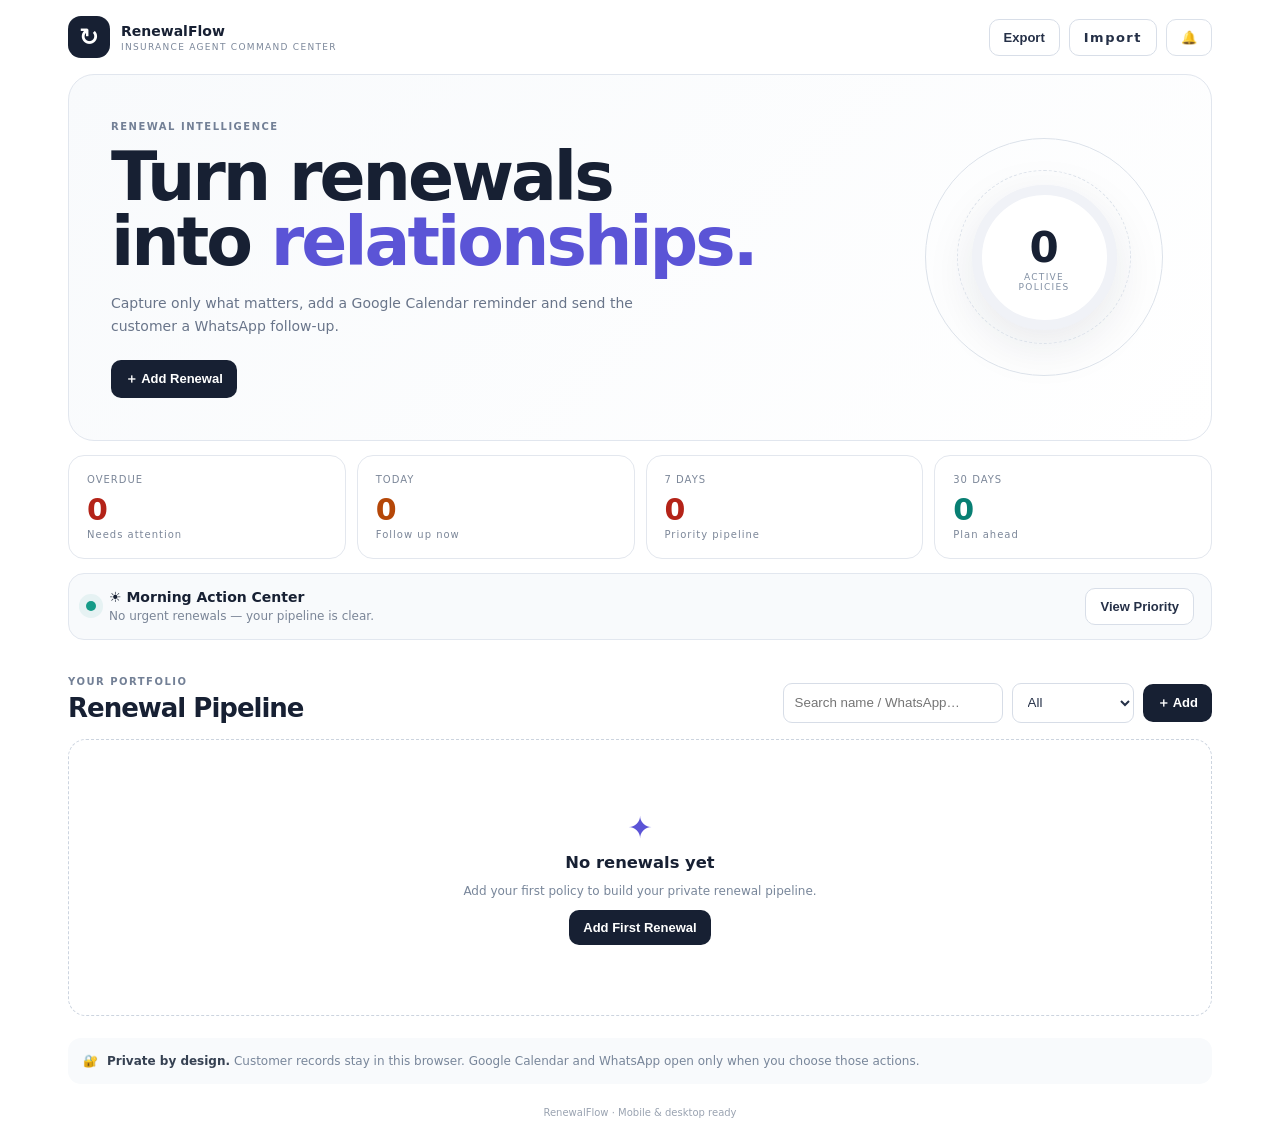
<file: index.html>
<!doctype html>
<html lang="en">
<head>
<meta charset="utf-8"><meta name="viewport" content="width=device-width,initial-scale=1,viewport-fit=cover">
<meta name="theme-color" content="#ffffff"><meta name="description" content="RenewalFlow — simple insurance renewal reminders.">
<title>RenewalFlow — Insurance Agent</title><link rel="stylesheet" href="style.css">
</head>
<body>
<div id="app" class="app">
<header class="top"><div class="brand"><div class="logo">↻</div><div><b>RenewalFlow</b><small>Insurance Agent Command Center</small></div></div><div class="top-actions"><button class="secondary" id="backup">Export</button><label class="secondary import">Import<input id="import" type="file" accept=".json"></label><button id="bell" class="icon-btn" title="Enable browser notifications" aria-label="Enable browser notifications">🔔</button></div></header>
<section class="hero"><div><label>RENEWAL INTELLIGENCE</label><h1>Turn renewals<br>into <em>relationships.</em></h1><p>Capture only what matters, add a Google Calendar reminder and send the customer a WhatsApp follow-up.</p><div class="actions"><button class="primary" id="add">＋ Add Renewal</button></div></div><div class="visual"><div class="orb"><strong id="heroTotal">0</strong><span>ACTIVE<br>POLICIES</span></div></div></section>
<section class="stats"><article><span>OVERDUE</span><b id="overdue">0</b><small>Needs attention</small></article><article class="amber"><span>TODAY</span><b id="today">0</b><small>Follow up now</small></article><article><span>7 DAYS</span><b id="seven">0</b><small>Priority pipeline</small></article><article class="teal"><span>30 DAYS</span><b id="thirty">0</b><small>Plan ahead</small></article></section>
<section class="morning"><i></i><div><b>☀ Morning Action Center</b><p id="morning">Your daily renewal queue will appear here.</p></div><button id="priority" class="secondary">View Priority</button></section>
<section class="bar"><div><label>YOUR PORTFOLIO</label><h2>Renewal Pipeline</h2></div><div class="filters"><input id="search" placeholder="Search name / WhatsApp…"><select id="filter"><option value="all">All</option><option value="overdue">Overdue</option><option value="today">Today</option><option value="7">Next 7 days</option><option value="30">Next 30 days</option></select><button class="primary" id="add2">＋ Add</button></div></section>
<section id="list"></section><section id="empty" class="empty"><div>✦</div><h3>No renewals yet</h3><p>Add your first policy to build your private renewal pipeline.</p><button class="primary" id="add3">Add First Renewal</button></section>
<section class="note">🔐 <span><b>Private by design.</b> Customer records stay in this browser. Google Calendar and WhatsApp open only when you choose those actions.</span></section><footer>RenewalFlow · Mobile & desktop ready</footer>
</div>
<dialog id="dlg"><form id="form" class="modal"><header><div><label>POLICY RECORD</label><h2 id="modalTitle">Add Renewal</h2></div><button type="button" id="x" class="close">×</button></header><input type="hidden" id="id"><div class="grid"><label>Client name<input id="name" required placeholder="Rahul Sharma"></label><label>WhatsApp number<input id="phone" required inputmode="tel" placeholder="9876543210"></label><label>Insurance type<select id="type"><option>Life Insurance</option><option>Health Insurance</option><option>Motor Insurance</option><option>Term Insurance</option><option>Home Insurance</option><option>Travel Insurance</option><option>Other</option></select></label><label>Renewal date<input id="date" type="date" required></label><label class="description-field">Description <span>(max 10 words)</span><input id="description" maxlength="80" placeholder="Annual policy renewal reminder"><small id="descCount">0/10 words</small></label></div><div class="preview"><small>WHATSAPP PREVIEW</small><p id="preview"></p></div><div class="modalfoot"><button type="button" id="del" class="danger hidden">Delete</button><div><button type="button" id="cancel" class="secondary">Cancel</button><button class="primary">Save Renewal</button></div></div></form></dialog>
<script src="script.js"></script></body></html>
</file>
<file: style.css>
*{box-sizing:border-box}body{margin:0;background:#fff;color:#172033;font:14px Inter,system-ui,-apple-system,Segoe UI,sans-serif}.hidden{display:none!important}.app{max-width:1180px;margin:auto;padding:0 18px 30px}.top{height:74px;display:flex;justify-content:space-between;align-items:center}.brand,.top-actions,.actions,.filters,.modalfoot{display:flex;gap:9px;align-items:center;flex-wrap:wrap}.logo,.login-logo{width:42px;height:42px;border-radius:13px;display:grid;place-items:center;font-size:24px;font-weight:900;background:#172033;color:#fff}.brand{gap:11px}.brand b{display:block}.brand small{display:block;color:#7b879a;font-size:9px;letter-spacing:1.3px;text-transform:uppercase;margin-top:3px}.icon-btn,.close,.secondary,.primary,.danger{border-radius:10px;padding:10px 14px;font-weight:800;cursor:pointer;font-size:13px}.icon-btn,.close{background:#fff;border:1px solid #dbe1ea;color:#344054}.secondary{background:#fff;border:1px solid #d8dee8;color:#253047}.primary{border:0;background:#172033;color:#fff}.full{width:100%;height:46px}.hero{min-height:320px;border:1px solid #e1e6ee;border-radius:26px;padding:42px;display:flex;justify-content:space-between;align-items:center;overflow:hidden;background:linear-gradient(135deg,#f8fafc,#fff)}label,.eyebrow{font-size:10px;font-weight:800;letter-spacing:1.5px;color:#738096}.hero h1{font-size:clamp(40px,6vw,68px);line-height:.96;letter-spacing:-3px;margin:11px 0 17px}.hero em{font-style:normal;color:#5b54d6}.hero p{color:#69758a;max-width:560px;line-height:1.65;margin-bottom:22px}.visual{width:250px;height:250px;display:grid;place-items:center;position:relative}.visual:before,.visual:after{content:"";position:absolute;border:1px solid #dce2ea;border-radius:50%;inset:6px}.visual:after{inset:38px;border-style:dashed}.orb{width:145px;height:145px;border-radius:50%;display:grid;place-content:center;text-align:center;background:#fff;border:10px solid #f0f2f7;box-shadow:0 15px 50px #17203318}.orb strong{font-size:42px}.orb span{font-size:9px;color:#8290a4;letter-spacing:1.3px}.stats{display:grid;grid-template-columns:repeat(4,1fr);gap:11px;margin:14px 0}.stats article{padding:18px;border:1px solid #e3e7ee;background:#fff;border-radius:16px}.stats span,.stats small{display:block;color:#7c8799;font-size:10px;letter-spacing:1px}.stats b{display:block;font-size:30px;margin:7px 0 2px;color:#b42318}.stats .amber b{color:#b54708}.stats .teal b{color:#087f73}.morning{display:flex;gap:13px;align-items:center;padding:14px 17px;border:1px solid #e2e7ef;background:#f8fafc;border-radius:16px;margin-bottom:32px}.morning i{width:10px;height:10px;border-radius:50%;background:#159b88;box-shadow:0 0 0 7px #159b8814}.morning div{flex:1}.morning p{margin:4px 0 0;color:#7a8597;font-size:12px}.bar{display:flex;justify-content:space-between;align-items:end;gap:20px;margin-bottom:16px}.bar h2{margin:5px 0 0;font-size:26px;letter-spacing:-1px}.filters input,.filters select{height:40px;border:1px solid #d7dde7;background:#fff;color:#253047;border-radius:9px;padding:0 11px}.filters input{width:220px}.card{display:grid;grid-template-columns:1.5fr .9fr .75fr auto;gap:13px;align-items:center;background:#fff;border:1px solid #e1e6ee;border-radius:15px;padding:15px;margin-bottom:10px;box-shadow:0 2px 8px #17203308}.client{display:flex;gap:11px;align-items:center}.avatar{width:42px;height:42px;border-radius:12px;background:#eef0ff;display:grid;place-items:center;color:#5147b8;font-weight:900}.muted{display:block;color:#7a8698;font-size:11px;margin-top:3px}.status{font-size:11px}.badge{display:inline-block;margin-top:5px;border-radius:6px;padding:4px 7px;font-size:9px;font-weight:900;text-transform:uppercase}.overdue{background:#fff0f0;color:#b42318}.today{background:#fff5e6;color:#b54708}.soon{background:#eafaf7;color:#087f73}.later{background:#eef2f8;color:#52627a}.cardactions{display:flex;gap:6px;justify-content:flex-end}.mini{width:36px;height:36px;border-radius:9px;border:1px solid #dce2ea;background:#fff;color:#334155;cursor:pointer;touch-action:manipulation}.mini:focus-visible,.primary:focus-visible,.secondary:focus-visible,.danger:focus-visible{outline:3px solid #5b54d633;outline-offset:2px}.delete-mini{color:#b42318;background:#fff8f8}.wa{background:#eafaf5;color:#087f5b}.cal{background:#f0f5ff;color:#2457b2}.empty{text-align:center;padding:70px 15px;border:1px dashed #ccd4df;border-radius:18px}.empty>div{font-size:30px;color:#5b54d6}.empty h3{margin:8px 0}.empty p,.note{color:#78869a;font-size:12px}.note{display:flex;gap:9px;padding:14px 15px;background:#f8fafc;border-radius:13px;margin-top:22px;line-height:1.5}.note b{color:#364152}footer{text-align:center;color:#9aa3b1;font-size:10px;margin-top:23px}.import{padding:10px 14px;border:1px solid #d8dee8;border-radius:10px;cursor:pointer}.import input{display:none}dialog{border:0;background:transparent;width:min(680px,calc(100% - 18px));padding:0}dialog::backdrop{background:#17203355;backdrop-filter:blur(4px)}.modal{padding:22px;background:#fff;border:1px solid #dce2ea;border-radius:20px;color:#172033;box-shadow:0 30px 100px #17203330}.modal header{display:flex;justify-content:space-between;margin-bottom:18px}.modal h2{margin:5px 0}.grid{display:grid;grid-template-columns:1fr 1fr;gap:12px}.grid label{letter-spacing:0}.grid input,.grid select{display:block;width:100%;height:42px;margin-top:6px;border:1px solid #d5dce6;background:#fff;color:#172033;border-radius:9px;padding:0 10px;outline:none}.preview{margin-top:14px;background:#f7f9fc;border:1px solid #e4e8ef;border-radius:11px;padding:11px}.preview small{color:#6d7e9a;letter-spacing:1px}.preview p{font-size:11px;color:#657287;line-height:1.5;margin:6px 0 0}.modalfoot{justify-content:space-between;margin-top:17px}.danger{background:#fff0f0;border:1px solid #f1c8c8;color:#b42318}@media(max-width:850px){.hero{padding:32px 27px}.visual{width:210px;height:210px}.stats{grid-template-columns:repeat(2,1fr)}.bar{align-items:stretch;flex-direction:column}.filters input{flex:1;width:auto}.card{grid-template-columns:1fr auto}.card .status{grid-column:1}.card .cardactions{grid-column:2;grid-row:1 / span 2}.card .premium{grid-column:1}}@media(max-width:600px){.app{padding:0 10px 22px}.brand small{display:none}.top-actions .secondary{padding:9px}.hero{min-height:430px;padding:27px 20px;align-items:flex-start}.hero h1{font-size:48px}.visual{position:absolute;right:2px;margin-top:210px;opacity:.35}.stats{gap:7px}.stats article{padding:14px}.stats b{font-size:25px}.morning{align-items:flex-start}.morning button{display:none}.filters{display:grid;grid-template-columns:1fr 1fr}.filters input{grid-column:1/-1;width:100%}.filters .primary{grid-column:2}.grid{grid-template-columns:1fr}.modal{padding:17px}.modalfoot>div{display:flex}.card{grid-template-columns:1fr}.card .status,.card .cardactions,.card .premium{grid-column:1;grid-row:auto}.cardactions{justify-content:flex-start;flex-wrap:wrap}.cardactions .mini{flex:0 0 42px;width:42px;height:42px}.modalfoot{gap:10px}.modalfoot>div{margin-left:auto;gap:8px}.danger{min-height:42px}.login-card{padding:30px 20px}.top{height:66px}.top-actions{gap:6px}.icon-btn,.secondary,.primary{min-height:42px}.filters select,.filters input,.filters .primary{min-height:44px}.grid input,.grid select{min-height:46px}.close{width:42px;height:42px;padding:0}.modalfoot{align-items:stretch}.modalfoot>div{flex:1;justify-content:flex-end}.modalfoot .secondary,.modalfoot .primary{min-height:44px}.modalfoot .danger{flex:0 0 auto}@media(max-width:390px){.modalfoot{flex-wrap:wrap}.modalfoot .danger{width:100%}.modalfoot>div{width:100%;margin-left:0}.modalfoot>div .secondary,.modalfoot>div .primary{flex:1}}}

/* WhatsApp icon */
.mini.wa{padding:0;overflow:hidden;display:grid;place-items:center;background:#fff;border-color:#dce2ea}.mini.wa img{width:100%;height:100%;object-fit:cover;display:block}
@media(max-width:600px){.top-actions .secondary,.top-actions .import{padding:9px 10px}.top-actions .icon-btn{padding:9px 11px}}

/* Renewal description */
.description{display:block;color:#52627a;font-size:11px;margin-top:5px;line-height:1.4}.description-field span{font-size:9px;letter-spacing:.3px;color:#98a2b3;font-weight:600}
.description-field small{display:block;margin-top:4px;font-size:10px;color:#7a8698}.description-field small.over-limit{color:#b42318;font-weight:800}

/* Description column */
.description-col{min-width:0}.column-label{display:block;font-size:8px;font-weight:900;letter-spacing:1.2px;color:#98a2b3;margin-bottom:4px}.description-col .description{margin-top:0;color:#52627a}.empty-description{color:#a3adba!important}.description-field{position:relative}
@media(max-width:850px){.card{grid-template-columns:1.35fr 1fr .8fr auto}.card .description-col{grid-column:2;grid-row:1 / span 2}.card .status{grid-column:1;grid-row:2}.card .cardactions{grid-column:4;grid-row:1 / span 2}}
@media(max-width:600px){.card{grid-template-columns:1fr}.card .description-col,.card .status,.card .cardactions{grid-column:1;grid-row:auto}.card .description-col{padding-top:2px}.column-label{margin-bottom:3px}}
</file>
